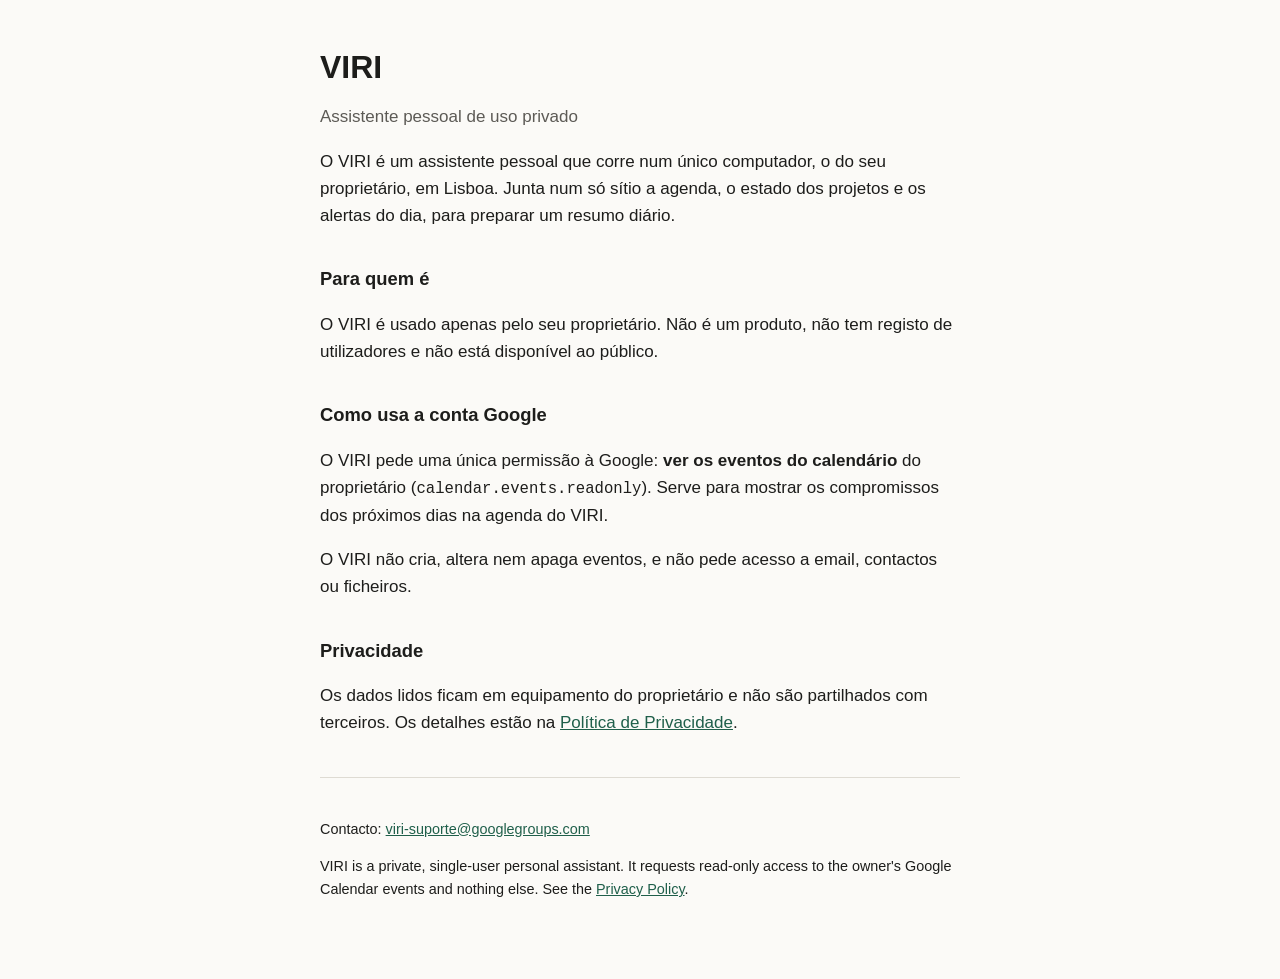
<file: index.html>
<!doctype html>
<html lang="pt-PT">
<head>
<meta charset="utf-8">
<meta name="viewport" content="width=device-width, initial-scale=1">
<title>VIRI — assistente pessoal</title>
<meta name="description" content="VIRI é um assistente pessoal de uso privado que corre no computador do seu proprietário.">
<link rel="stylesheet" href="estilo.css">
</head>
<body>
<main>
<h1>VIRI</h1>
<p class="nota">Assistente pessoal de uso privado</p>

<p>O VIRI é um assistente pessoal que corre num único computador, o do seu proprietário, em Lisboa. Junta num só sítio a agenda, o estado dos projetos e os alertas do dia, para preparar um resumo diário.</p>

<h2>Para quem é</h2>
<p>O VIRI é usado apenas pelo seu proprietário. Não é um produto, não tem registo de utilizadores e não está disponível ao público.</p>

<h2>Como usa a conta Google</h2>
<p>O VIRI pede uma única permissão à Google: <strong>ver os eventos do calendário</strong> do proprietário (<code>calendar.events.readonly</code>). Serve para mostrar os compromissos dos próximos dias na agenda do VIRI.</p>
<p>O VIRI não cria, altera nem apaga eventos, e não pede acesso a email, contactos ou ficheiros.</p>

<h2>Privacidade</h2>
<p>Os dados lidos ficam em equipamento do proprietário e não são partilhados com terceiros. Os detalhes estão na <a href="privacidade.html">Política de Privacidade</a>.</p>

<hr>
<footer>
<p>Contacto: <a href="mailto:viri-suporte@googlegroups.com">viri-suporte@googlegroups.com</a></p>
<p lang="en">VIRI is a private, single-user personal assistant. It requests read-only access to the owner's Google Calendar events and nothing else. See the <a href="privacidade.html">Privacy Policy</a>.</p>
</footer>
</main>
</body>
</html>
</file>
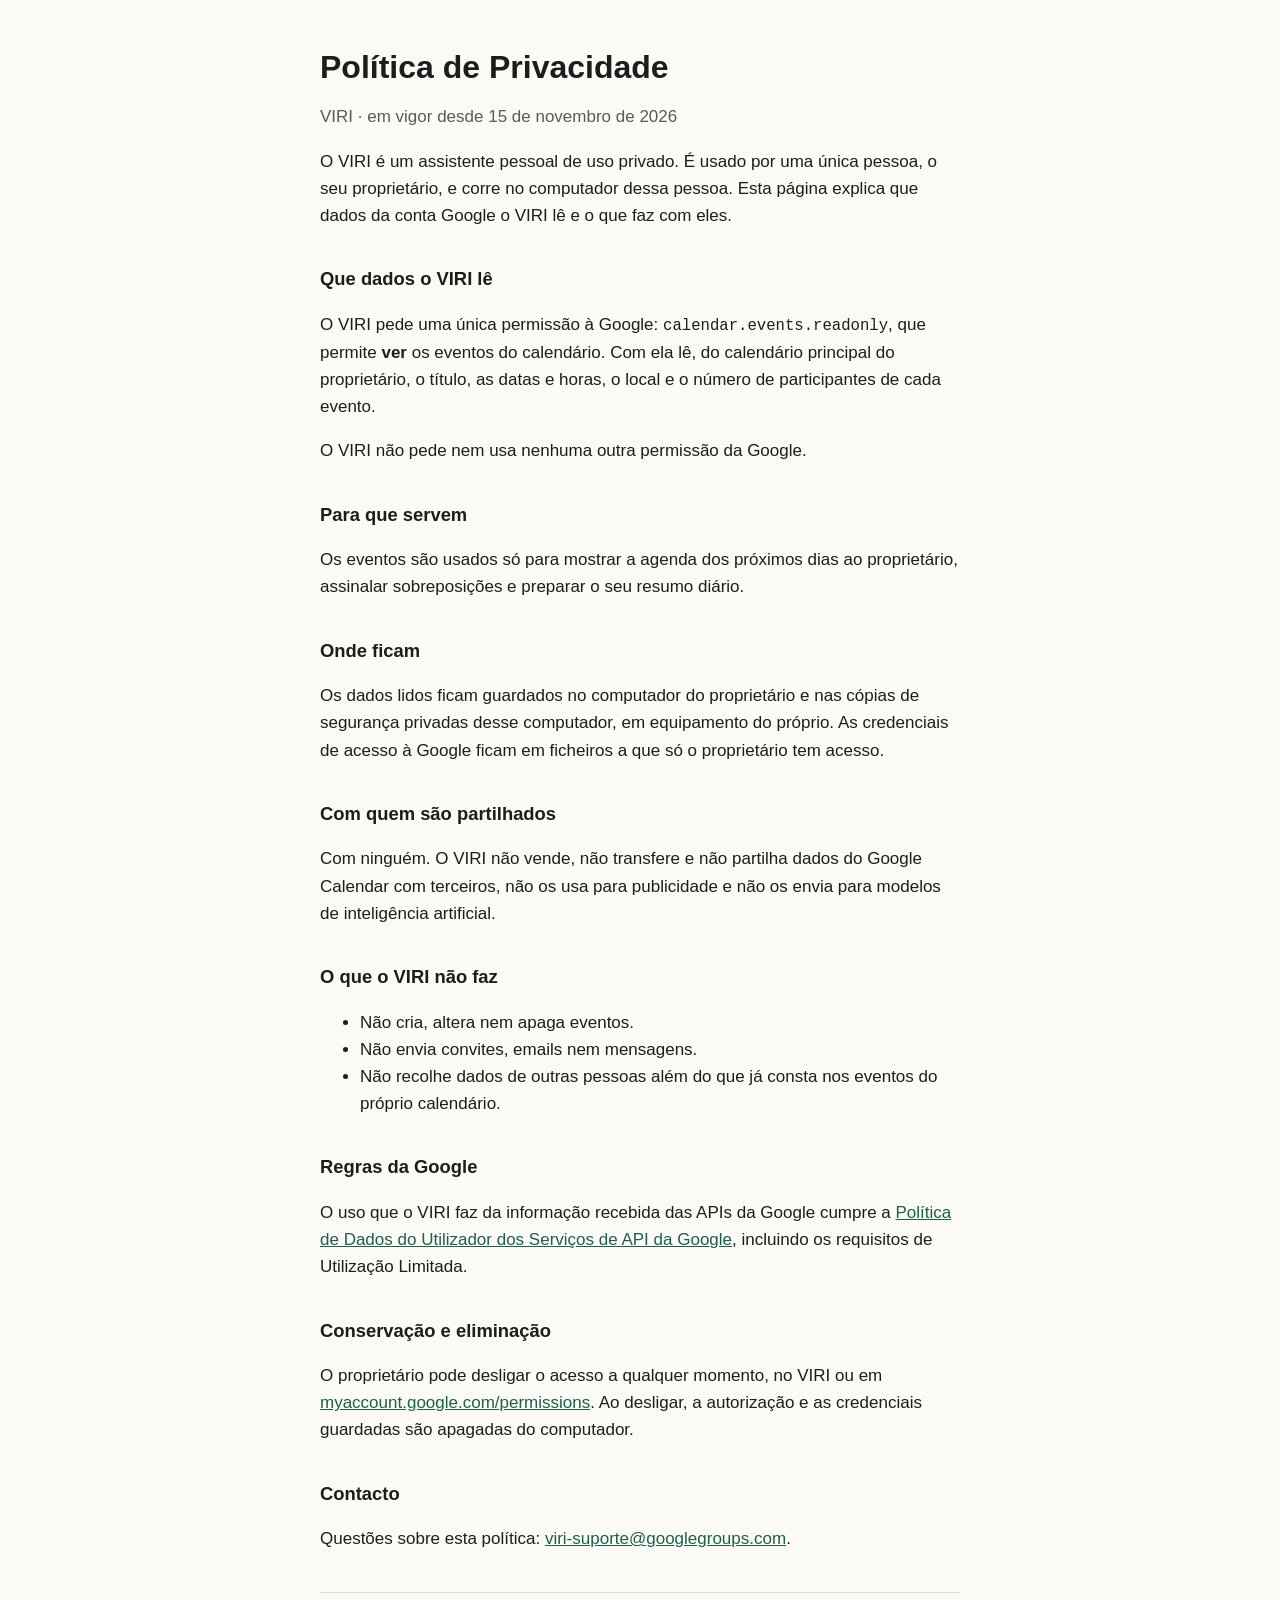
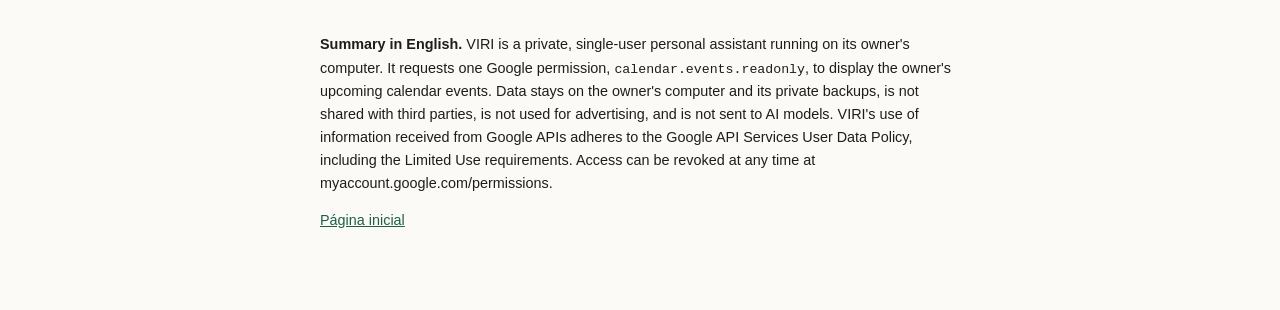
<file: privacidade.html>
<!doctype html>
<html lang="pt-PT">
<head>
<meta charset="utf-8">
<meta name="viewport" content="width=device-width, initial-scale=1">
<title>Política de Privacidade — VIRI</title>
<meta name="description" content="Política de Privacidade do VIRI, assistente pessoal de uso privado.">
<link rel="stylesheet" href="estilo.css">
</head>
<body>
<main>
<h1>Política de Privacidade</h1>
<p class="nota">VIRI · em vigor desde 15 de novembro de 2026</p>

<p>O VIRI é um assistente pessoal de uso privado. É usado por uma única pessoa, o seu proprietário, e corre no computador dessa pessoa. Esta página explica que dados da conta Google o VIRI lê e o que faz com eles.</p>

<h2>Que dados o VIRI lê</h2>
<p>O VIRI pede uma única permissão à Google: <code>calendar.events.readonly</code>, que permite <strong>ver</strong> os eventos do calendário. Com ela lê, do calendário principal do proprietário, o título, as datas e horas, o local e o número de participantes de cada evento.</p>
<p>O VIRI não pede nem usa nenhuma outra permissão da Google.</p>

<h2>Para que servem</h2>
<p>Os eventos são usados só para mostrar a agenda dos próximos dias ao proprietário, assinalar sobreposições e preparar o seu resumo diário.</p>

<h2>Onde ficam</h2>
<p>Os dados lidos ficam guardados no computador do proprietário e nas cópias de segurança privadas desse computador, em equipamento do próprio. As credenciais de acesso à Google ficam em ficheiros a que só o proprietário tem acesso.</p>

<h2>Com quem são partilhados</h2>
<p>Com ninguém. O VIRI não vende, não transfere e não partilha dados do Google Calendar com terceiros, não os usa para publicidade e não os envia para modelos de inteligência artificial.</p>

<h2>O que o VIRI não faz</h2>
<ul>
<li>Não cria, altera nem apaga eventos.</li>
<li>Não envia convites, emails nem mensagens.</li>
<li>Não recolhe dados de outras pessoas além do que já consta nos eventos do próprio calendário.</li>
</ul>

<h2>Regras da Google</h2>
<p>O uso que o VIRI faz da informação recebida das APIs da Google cumpre a <a href="https://developers.google.com/terms/api-services-user-data-policy">Política de Dados do Utilizador dos Serviços de API da Google</a>, incluindo os requisitos de Utilização Limitada.</p>

<h2>Conservação e eliminação</h2>
<p>O proprietário pode desligar o acesso a qualquer momento, no VIRI ou em <a href="https://myaccount.google.com/permissions">myaccount.google.com/permissions</a>. Ao desligar, a autorização e as credenciais guardadas são apagadas do computador.</p>

<h2>Contacto</h2>
<p>Questões sobre esta política: <a href="mailto:viri-suporte@googlegroups.com">viri-suporte@googlegroups.com</a>.</p>

<hr>
<footer>
<p lang="en"><strong>Summary in English.</strong> VIRI is a private, single-user personal assistant running on its owner's computer. It requests one Google permission, <code>calendar.events.readonly</code>, to display the owner's upcoming calendar events. Data stays on the owner's computer and its private backups, is not shared with third parties, is not used for advertising, and is not sent to AI models. VIRI's use of information received from Google APIs adheres to the Google API Services User Data Policy, including the Limited Use requirements. Access can be revoked at any time at myaccount.google.com/permissions.</p>
<p><a href="index.html">Página inicial</a></p>
</footer>
</main>
</body>
</html>
</file>
<file: estilo.css>
:root{--fundo:#fbfaf7;--texto:#1d1d1b;--suave:#5c5a55;--linha:#dedbd3;--acento:#1f5f4a}
@media (prefers-color-scheme:dark){:root{--fundo:#161614;--texto:#ecebe6;--suave:#a5a39c;--linha:#33322e;--acento:#7fc8ad}}
*{box-sizing:border-box}body{margin:0;background:var(--fundo);color:var(--texto);font:17px/1.6 -apple-system,BlinkMacSystemFont,"Segoe UI",Roboto,sans-serif}
main{max-width:42rem;margin:0 auto;padding:3rem 1rem 4rem}h1{font-size:2rem;line-height:1.2;margin:0 0 .5rem}h2{font-size:1.15rem;margin:2.2rem 0 .4rem}
p,li{color:var(--texto)}.nota{color:var(--suave)}a{color:var(--acento)}hr{border:0;border-top:1px solid var(--linha);margin:2.5rem 0}
footer{color:var(--suave);font-size:.9rem}code{font-size:.92em}
</file>
